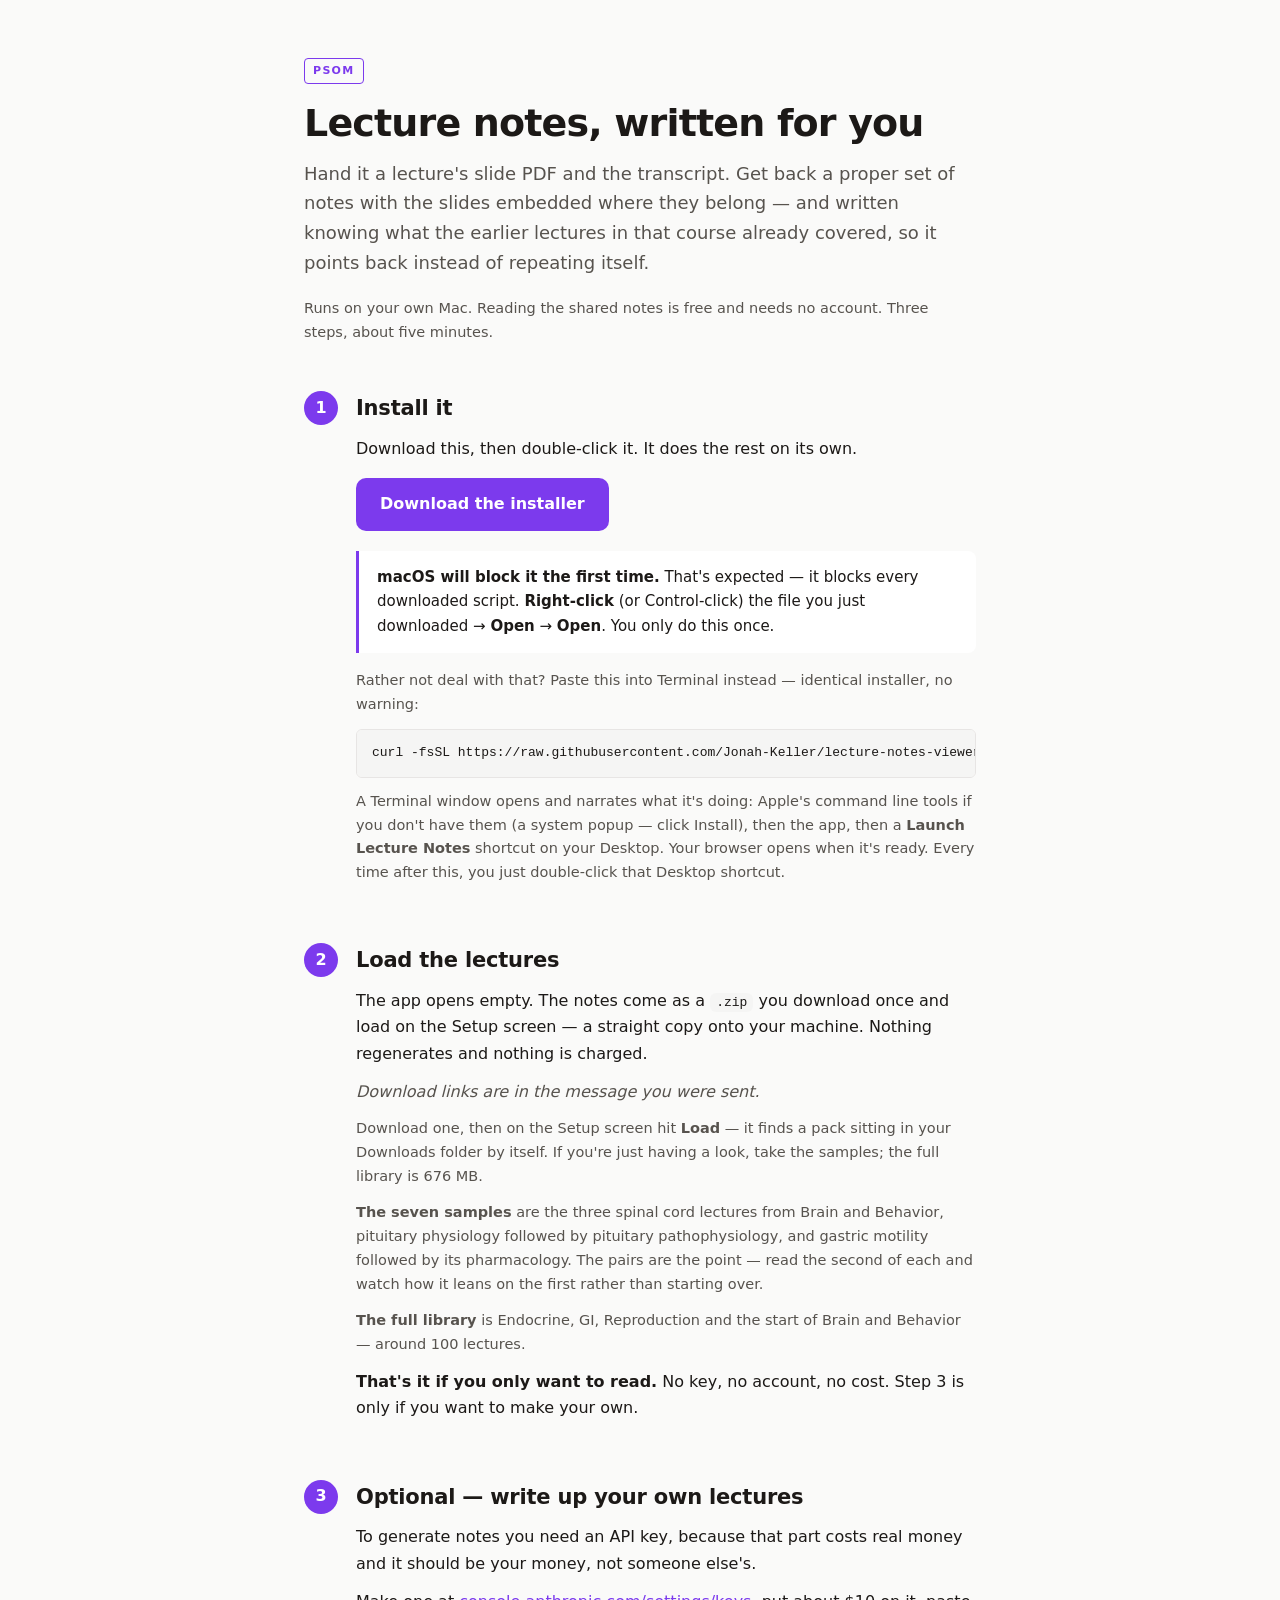
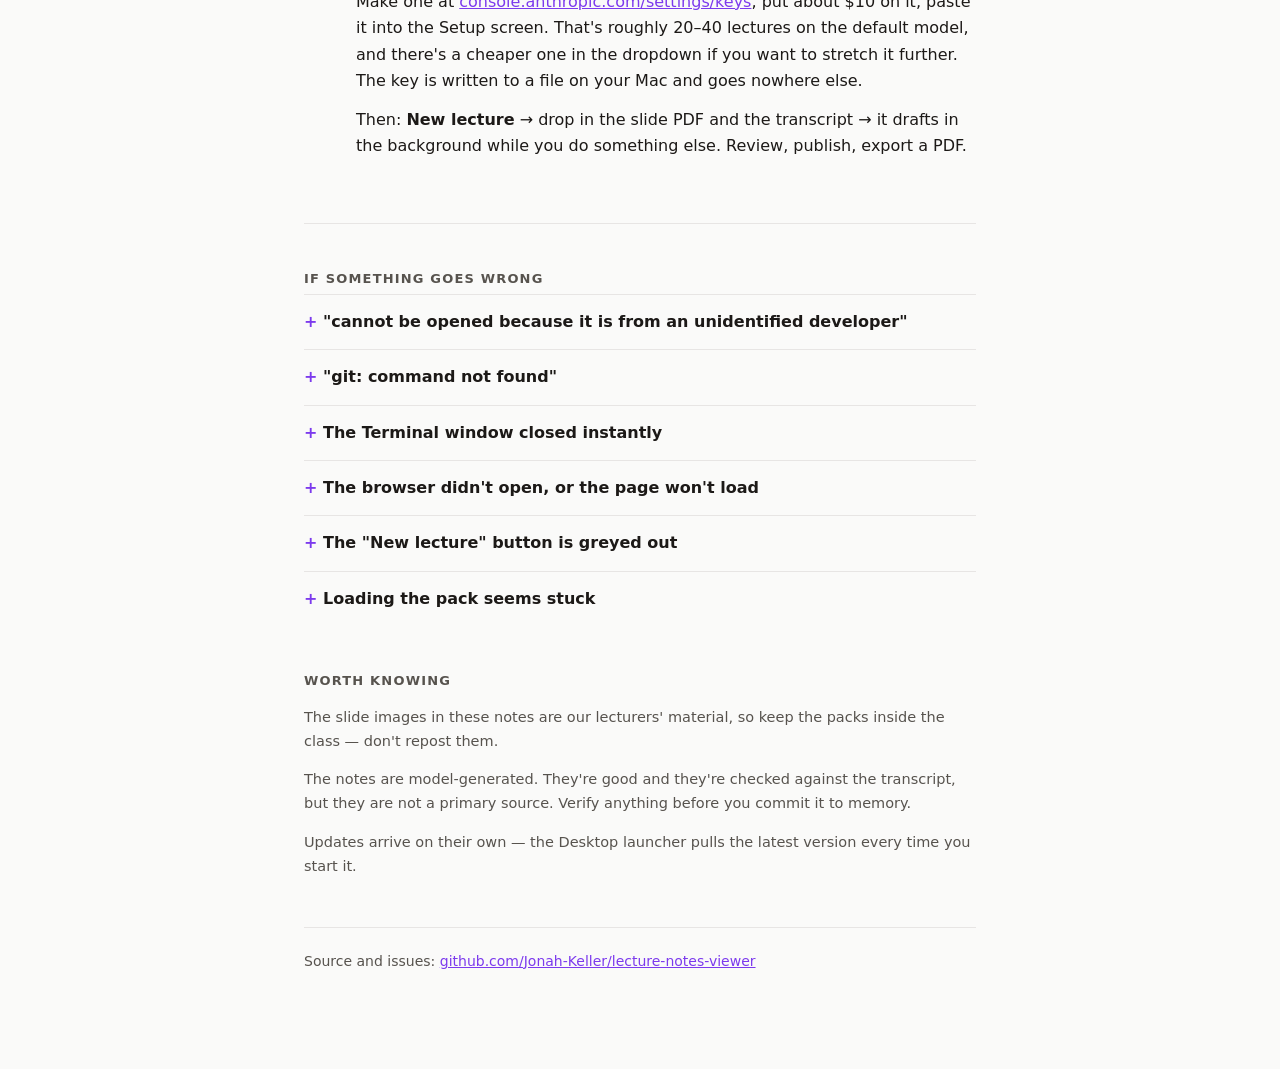
<file: docs/index.html>
<!DOCTYPE html>
<html lang="en">
<head>
<meta charset="utf-8">
<meta name="viewport" content="width=device-width, initial-scale=1">
<title>Lecture Notes Viewer</title>

<!-- ═══════════════════════════════════════════════════════════════════════
     THE ONLY THING THAT NEEDS EDITING: paste the two Google Drive links.
     Every button on the page reads from here.

     Rebuild the packs with:
       python3 make_library_pack.py brain-and-behavior endocrinology:3,4 \
           gastroenterology:9,10 --out ~/Downloads/psom-sampler.zip
       python3 make_library_pack.py --out ~/Downloads/psom-library.zip
     ═══════════════════════════════════════════════════════════════════ -->
<script>
  window.PACKS = {
    sampler: "PASTE_SAMPLER_DRIVE_LINK_HERE",
    full:    "PASTE_FULL_LIBRARY_DRIVE_LINK_HERE",
  };
</script>

<style>
  :root {
    --bg:#fafaf9; --fg:#1c1917; --muted:#57534e; --line:#e7e5e4;
    --card:#fff; --accent:#7c3aed; --accent-fg:#fff; --code:#f5f5f4;
    --ok:#059669;
  }
  @media (prefers-color-scheme: dark) {
    :root {
      --bg:#0c0a09; --fg:#fafaf9; --muted:#a8a29e; --line:#292524;
      --card:#1c1917; --accent:#a78bfa; --accent-fg:#1c1917; --code:#292524;
      --ok:#34d399;
    }
  }
  * { box-sizing:border-box; }
  body {
    margin:0; background:var(--bg); color:var(--fg);
    font:16px/1.65 -apple-system,BlinkMacSystemFont,"Segoe UI",system-ui,sans-serif;
    -webkit-font-smoothing:antialiased;
  }
  .wrap { max-width:720px; margin:0 auto; padding:56px 24px 96px; }
  a { color:var(--accent); }

  .mark {
    display:inline-block; font-size:11px; font-weight:700; letter-spacing:.12em;
    text-transform:uppercase; color:var(--accent); border:1px solid var(--accent);
    border-radius:4px; padding:3px 8px; margin-bottom:18px;
  }
  h1 { font-size:38px; line-height:1.12; margin:0 0 14px; letter-spacing:-.022em; }
  .lede { font-size:18px; color:var(--muted); margin:0 0 20px; }

  /* steps */
  .step { display:flex; gap:18px; margin:44px 0 0; }
  .num {
    flex:0 0 34px; height:34px; border-radius:50%;
    background:var(--accent); color:var(--accent-fg);
    display:flex; align-items:center; justify-content:center;
    font-weight:700; font-size:16px; margin-top:2px;
  }
  .step-body { flex:1; min-width:0; }
  .step h2 { font-size:21px; margin:2px 0 10px; letter-spacing:-.01em; }
  .step p { margin:0 0 12px; }
  .muted { color:var(--muted); }
  .small { font-size:14.5px; }

  .btn {
    display:inline-block; background:var(--accent); color:var(--accent-fg);
    font-size:16px; font-weight:650; text-decoration:none;
    padding:13px 24px; border-radius:10px; margin:4px 8px 4px 0;
  }
  .btn:hover { opacity:.9; }
  .btn-quiet {
    background:transparent; color:var(--accent);
    border:1px solid var(--accent); font-weight:600;
  }

  .note {
    border-left:3px solid var(--accent); background:var(--card);
    padding:14px 18px; margin:16px 0; font-size:15px; border-radius:0 8px 8px 0;
  }
  pre, code {
    background:var(--code); border-radius:6px;
    font:13px/1.6 ui-monospace,SFMono-Regular,Menlo,monospace;
  }
  code { padding:2px 6px; }
  pre { padding:13px 15px; overflow-x:auto; border:1px solid var(--line); margin:12px 0; }
  pre code { background:none; padding:0; }

  details { border-top:1px solid var(--line); padding:14px 0; }
  details summary { cursor:pointer; font-weight:600; list-style:none; }
  details summary::-webkit-details-marker { display:none; }
  details summary::before { content:"+ "; color:var(--accent); font-weight:700; }
  details[open] summary::before { content:"– "; }
  details .body { padding:10px 0 4px; color:var(--muted); font-size:15px; }
  details .body p { margin:0 0 10px; }

  hr { border:0; border-top:1px solid var(--line); margin:52px 0 0; }
  h3.sec {
    font-size:13px; text-transform:uppercase; letter-spacing:.09em;
    color:var(--muted); margin:44px 0 4px; font-weight:700;
  }
  footer { margin-top:48px; padding-top:22px; border-top:1px solid var(--line);
           color:var(--muted); font-size:14px; }
</style>
</head>
<body>
<div class="wrap">

  <span class="mark">PSOM</span>
  <h1>Lecture notes, written for you</h1>
  <p class="lede">
    Hand it a lecture's slide PDF and the transcript. Get back a proper set of
    notes with the slides embedded where they belong — and written knowing what
    the earlier lectures in that course already covered, so it points back
    instead of repeating itself.
  </p>
  <p class="muted small">
    Runs on your own Mac. Reading the shared notes is free and needs no account.
    Three steps, about five minutes.
  </p>

  <!-- ── 1 ─────────────────────────────────────────────────────────────── -->
  <div class="step">
    <div class="num">1</div>
    <div class="step-body">
      <h2>Install it</h2>
      <p>Download this, then double-click it. It does the rest on its own.</p>
      <a class="btn" href="Install%20Lecture%20Notes.command" download>Download the installer</a>

      <div class="note">
        <strong>macOS will block it the first time.</strong> That's expected — it
        blocks every downloaded script. <strong>Right-click</strong> (or
        Control-click) the file you just downloaded → <strong>Open</strong> →
        <strong>Open</strong>. You only do this once.
      </div>

      <p class="small muted">
        Rather not deal with that? Paste this into Terminal instead — identical
        installer, no warning:
      </p>
      <pre><code>curl -fsSL https://raw.githubusercontent.com/Jonah-Keller/lecture-notes-viewer/main/install.sh | bash</code></pre>

      <p class="small muted">
        A Terminal window opens and narrates what it's doing: Apple's command
        line tools if you don't have them (a system popup — click Install), then
        the app, then a <strong>Launch Lecture Notes</strong> shortcut on your
        Desktop. Your browser opens when it's ready. Every time after this, you
        just double-click that Desktop shortcut.
      </p>
    </div>
  </div>

  <!-- ── 2 ─────────────────────────────────────────────────────────────── -->
  <div class="step">
    <div class="num">2</div>
    <div class="step-body">
      <h2>Load the lectures</h2>
      <p>
        The app opens empty. The notes come as a <code>.zip</code> you download
        once and load on the Setup screen — a straight copy onto your machine.
        Nothing regenerates and nothing is charged.
      </p>

      <p id="pack-buttons"></p>

      <p class="small muted">
        Download one, then on the Setup screen hit <strong>Load</strong> — it
        finds a pack sitting in your Downloads folder by itself. If you're just
        having a look, take the samples; the full library is 676 MB.
      </p>

      <p class="small muted">
        <strong>The seven samples</strong> are the three spinal cord lectures
        from Brain and Behavior, pituitary physiology followed by pituitary
        pathophysiology, and gastric motility followed by its pharmacology. The
        pairs are the point — read the second of each and watch how it leans on
        the first rather than starting over.
      </p>

      <p class="small muted">
        <strong>The full library</strong> is Endocrine, GI, Reproduction and the
        start of Brain and Behavior — around 100 lectures.
      </p>

      <p><strong>That's it if you only want to read.</strong> No key, no account,
      no cost. Step 3 is only if you want to make your own.</p>
    </div>
  </div>

  <!-- ── 3 ─────────────────────────────────────────────────────────────── -->
  <div class="step">
    <div class="num">3</div>
    <div class="step-body">
      <h2>Optional — write up your own lectures</h2>
      <p>
        To generate notes you need an API key, because that part costs real
        money and it should be your money, not someone else's.
      </p>
      <p>
        Make one at
        <a href="https://console.anthropic.com/settings/keys" target="_blank" rel="noopener">console.anthropic.com/settings/keys</a>,
        put about $10 on it, paste it into the Setup screen. That's roughly
        20–40 lectures on the default model, and there's a cheaper one in the
        dropdown if you want to stretch it further. The key is written to a file
        on your Mac and goes nowhere else.
      </p>
      <p>
        Then: <strong>New lecture</strong> → drop in the slide PDF and the
        transcript → it drafts in the background while you do something else.
        Review, publish, export a PDF.
      </p>
    </div>
  </div>

  <hr>

  <h3 class="sec">If something goes wrong</h3>

  <details>
    <summary>"cannot be opened because it is from an unidentified developer"</summary>
    <div class="body">
      <p>Normal, and the most common thing people hit. macOS refuses to run any
      downloaded script on the first double-click.</p>
      <p>Right-click (Control-click) the file → <strong>Open</strong> →
      <strong>Open</strong>. If your Mac doesn't offer Open at all, go to System
      Settings → Privacy &amp; Security, scroll to the bottom, and click
      <strong>Open Anyway</strong>.</p>
      <p>Or skip it entirely with the Terminal one-liner in step 1.</p>
    </div>
  </details>

  <details>
    <summary>"git: command not found"</summary>
    <div class="body">
      <p>Apple's command line tools aren't installed. In Terminal run
      <code>xcode-select --install</code>, click Install in the popup, wait for
      it to finish, then run the installer again.</p>
    </div>
  </details>

  <details>
    <summary>The Terminal window closed instantly</summary>
    <div class="body">
      <p>It's set to stay open and show the error. If it still vanishes, open
      Terminal and run <code>~/lecture-notes-viewer/start.sh</code> directly —
      whatever failed will be printed.</p>
    </div>
  </details>

  <details>
    <summary>The browser didn't open, or the page won't load</summary>
    <div class="body">
      <p>Give it a minute on first run — it's building a Python environment and
      downloading Chromium for PDF export. Then go to
      <a href="http://localhost:8080">localhost:8080</a> yourself. If it says the
      port is in use, quit whatever else is on 8080.</p>
    </div>
  </details>

  <details>
    <summary>The "New lecture" button is greyed out</summary>
    <div class="body">
      <p>No API key yet — that's step 3, and it's only needed for generating.
      Reading everything in the packs works without it.</p>
    </div>
  </details>

  <details>
    <summary>Loading the pack seems stuck</summary>
    <div class="body">
      <p>The full library is 676 MB and unpacks thousands of slide images. A
      minute or two is normal. Leave the tab open.</p>
    </div>
  </details>

  <h3 class="sec">Worth knowing</h3>
  <p class="small muted">
    The slide images in these notes are our lecturers' material, so keep the
    packs inside the class — don't repost them.
  </p>
  <p class="small muted">
    The notes are model-generated. They're good and they're checked against the
    transcript, but they are not a primary source. Verify anything before you
    commit it to memory.
  </p>
  <p class="small muted">
    Updates arrive on their own — the Desktop launcher pulls the latest version
    every time you start it.
  </p>

  <footer>
    Source and issues:
    <a href="https://github.com/Jonah-Keller/lecture-notes-viewer">github.com/Jonah-Keller/lecture-notes-viewer</a>
  </footer>

</div>

<script>
(function () {
  const P = window.PACKS || {};
  const ready = (u) => u && !u.startsWith("PASTE_");
  const el = document.getElementById("pack-buttons");
  const out = [];
  if (ready(P.sampler)) {
    out.push(`<a class="btn" href="${P.sampler}">Seven sample lectures · 39 MB</a>`);
  }
  if (ready(P.full)) {
    out.push(`<a class="btn btn-quiet" href="${P.full}">The full library · 676 MB</a>`);
  }
  el.innerHTML = out.length
    ? out.join("")
    : `<em class="muted">Download links are in the message you were sent.</em>`;
})();
</script>
</body>
</html>
</file>
